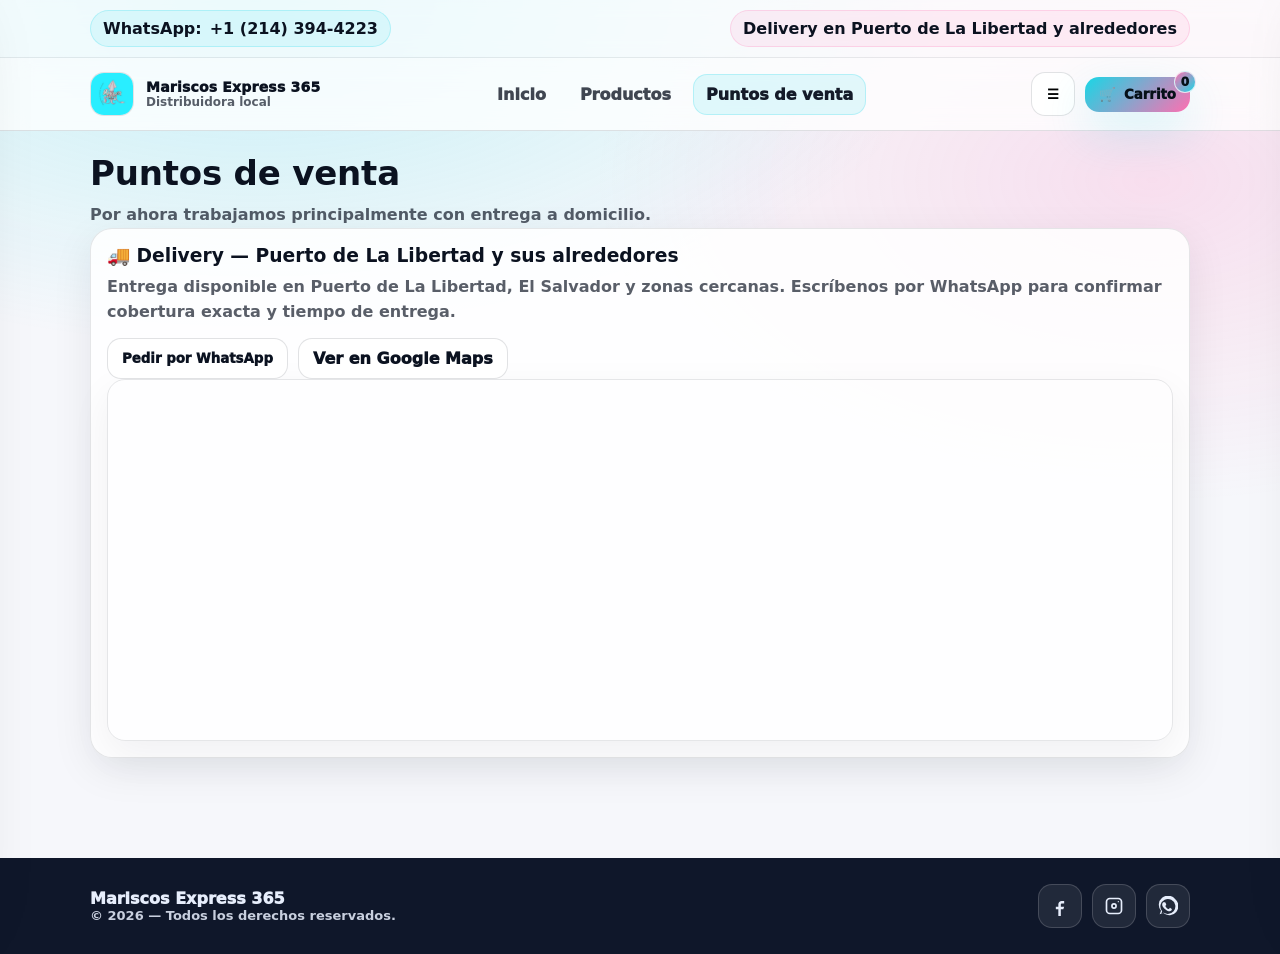
<file: locations.html>
<!doctype html>
<html lang="es">
<head>
  <meta charset="utf-8" />
  <meta name="viewport" content="width=device-width,initial-scale=1" />
  <title>Mariscos Express 365 | Puntos de venta</title>
  <link rel="stylesheet" href="assets/styles.css">
</head>
<body>

  <div id="shell"></div>

  <main class="page">
    <div class="container">
      <h1>Puntos de venta</h1>
      <p class="sub">Por ahora trabajamos principalmente con entrega a domicilio.</p>

      <div class="info">
        <h3>🚚 Delivery — Puerto de La Libertad y sus alrededores</h3>
        <p>
          Entrega disponible en Puerto de La Libertad, El Salvador y zonas cercanas.
          Escríbenos por WhatsApp para confirmar cobertura exacta y tiempo de entrega.
        </p>

        <div class="ctaRow ctaRow--mb">
          <button class="btn primary" id="orderNowBtn" type="button">Pedir por WhatsApp</button>
          <a class="btn soft" target="_blank" rel="noopener"
             href="https://www.google.com/maps?q=Puerto+de+La+Libertad,+El+Salvador">
             Ver en Google Maps
          </a>
        </div>

        <div class="mapWrap">
          <iframe
            title="Puerto de La Libertad"
            loading="lazy"
            referrerpolicy="no-referrer-when-downgrade"
            src="https://www.google.com/maps?output=embed&q=Puerto%20de%20La%20Libertad,%20El%20Salvador&z=13">
          </iframe>
        </div>
      </div>

    </div>
  </main>

  <footer class="simpleFooter">
    <div class="container">
      <div class="footerContent">
        <div class="footerLeft">
          <div class="footerBrand">Mariscos Express 365</div>
          <div class="footerCopy">© 2026 — Todos los derechos reservados.</div>
        </div>

        <div class="footerRight" aria-label="Redes sociales">
          <a class="socialIcon" id="fbCircle" href="#" target="_blank" rel="noopener" aria-label="Facebook">
            <svg viewBox="0 0 24 24" aria-hidden="true">
              <path d="M14 9h3V6h-3c-2.2 0-4 1.8-4 4v3H7v3h3v8h3v-8h3l1-3h-4v-3c0-.6.4-1 1-1z"/>
            </svg>
          </a>

          <a class="socialIcon" id="igCircle" href="#" target="_blank" rel="noopener" aria-label="Instagram">
            <svg viewBox="0 0 24 24" aria-hidden="true">
              <path d="M7 2h10a5 5 0 0 1 5 5v10a5 5 0 0 1-5 5H7a5 5 0 0 1-5-5V7a5 5 0 0 1 5-5zm10 2H7a3 3 0 0 0-3 3v10a3 3 0 0 0 3 3h10a3 3 0 0 0 3-3V7a3 3 0 0 0-3-3zm-5 4.5A3.5 3.5 0 1 1 8.5 12 3.5 3.5 0 0 1 12 8.5zm0 2A1.5 1.5 0 1 0 13.5 12 1.5 1.5 0 0 0 12 10.5zM18 6.8a.8.8 0 1 1-.8-.8.8.8 0 0 1 .8.8z"/>
            </svg>
          </a>

          <a class="socialIcon" id="waCircle" href="#" target="_blank" rel="noopener" aria-label="WhatsApp">
            <svg viewBox="0 0 24 24" aria-hidden="true">
              <path d="M20.5 3.5A11 11 0 0 0 3.6 17.8L2 22l4.4-1.5A11 11 0 0 0 20.5 3.5zm-8.9 18a9 9 0 0 1-4.6-1.3l-.3-.2-2.6.9.9-2.5-.2-.3A9 9 0 1 1 11.6 21.5zm5.2-6.2c-.3-.1-1.7-.8-2-1s-.5-.1-.7.1-.8 1-.9 1.2-.3.2-.6.1a7.4 7.4 0 0 1-2.2-1.4 8.3 8.3 0 0 1-1.5-1.9c-.2-.3 0-.5.1-.6l.5-.6c.1-.2.2-.3.3-.5.1-.2 0-.3 0-.5s-.7-1.7-1-2.3c-.3-.6-.6-.5-.7-.5H6.7c-.2 0-.5.1-.7.3s-1 1-1 2.5 1 2.9 1.1 3.1c.1.2 2 3.1 4.9 4.3.7.3 1.2.5 1.6.6.7.2 1.3.2 1.8.1.6-.1 1.7-.7 2-1.4.2-.7.2-1.3.1-1.4-.1-.1-.3-.2-.6-.3z"/>
            </svg>
          </a>
        </div>
      </div>
    </div>
  </footer>

  <script src="assets/app.js"></script>
</body>
</html>
</file>
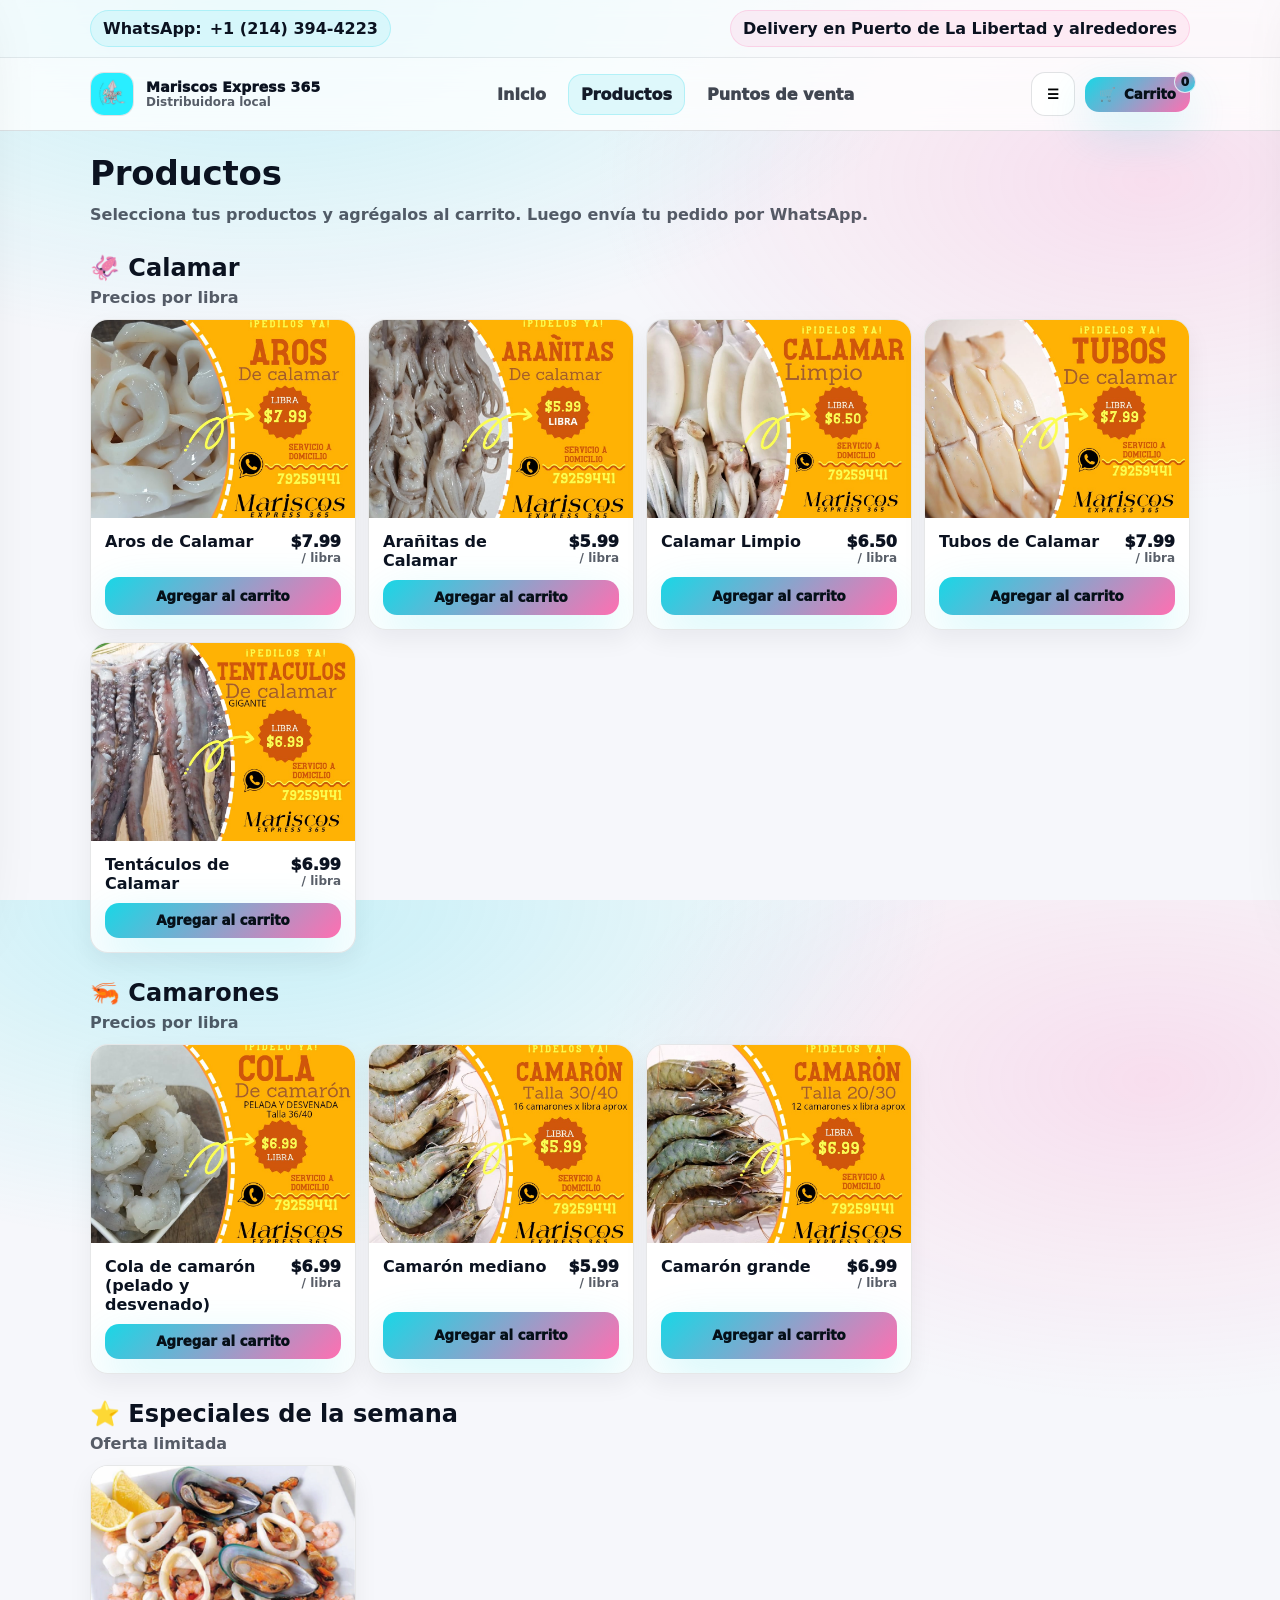
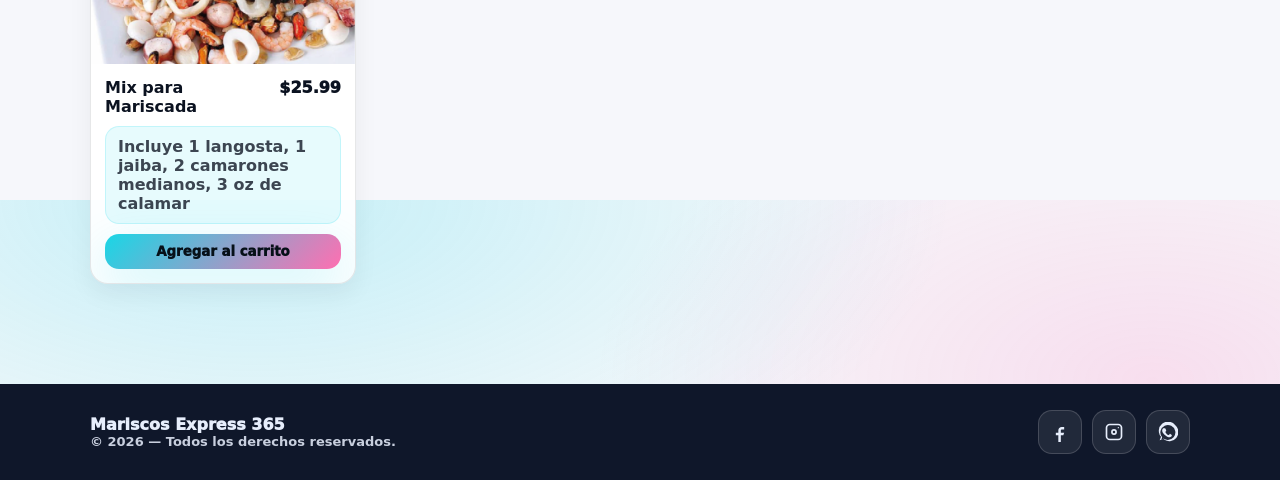
<file: products.html>
<!doctype html>
<html lang="es">
<head>
  <meta charset="utf-8" />
  <meta name="viewport" content="width=device-width,initial-scale=1" />
  <title>Mariscos Express 365 | Productos</title>
  <link rel="stylesheet" href="assets/styles.css">
</head>
<body>

  <div id="shell"></div>

  <main class="page">
    <div class="container">
      <h1>Productos</h1>
      <p class="sub">Selecciona tus productos y agrégalos al carrito. Luego envía tu pedido por WhatsApp.</p>

      <section class="section" id="secCalamar">
        <div class="sectionTitle">
          <div><h2>🦑 Calamar</h2><p>Precios por libra</p></div>
        </div>
        <div class="grid" id="gridCalamar"></div>
      </section>

      <section class="section" id="secCamarones">
        <div class="sectionTitle">
          <div><h2>🦐 Camarones</h2><p>Precios por libra</p></div>
        </div>
        <div class="grid" id="gridCamarones"></div>
      </section>

      <section class="section" id="secEspeciales">
        <div class="sectionTitle">
          <div><h2>⭐️ Especiales de la semana</h2><p>Oferta limitada</p></div>
        </div>
        <div class="grid" id="gridEspeciales"></div>
      </section>
    </div>
  </main>

  <footer class="simpleFooter">
    <div class="container">
      <div class="footerContent">
        <div class="footerLeft">
          <div class="footerBrand">Mariscos Express 365</div>
          <div class="footerCopy">© 2026 — Todos los derechos reservados.</div>
        </div>

        <div class="footerRight" aria-label="Redes sociales">
          <a class="socialIcon" id="fbCircle" href="#" target="_blank" rel="noopener" aria-label="Facebook">
            <svg viewBox="0 0 24 24" aria-hidden="true">
              <path d="M14 9h3V6h-3c-2.2 0-4 1.8-4 4v3H7v3h3v8h3v-8h3l1-3h-4v-3c0-.6.4-1 1-1z"/>
            </svg>
          </a>

          <a class="socialIcon" id="igCircle" href="#" target="_blank" rel="noopener" aria-label="Instagram">
            <svg viewBox="0 0 24 24" aria-hidden="true">
              <path d="M7 2h10a5 5 0 0 1 5 5v10a5 5 0 0 1-5 5H7a5 5 0 0 1-5-5V7a5 5 0 0 1 5-5zm10 2H7a3 3 0 0 0-3 3v10a3 3 0 0 0 3 3h10a3 3 0 0 0 3-3V7a3 3 0 0 0-3-3zm-5 4.5A3.5 3.5 0 1 1 8.5 12 3.5 3.5 0 0 1 12 8.5zm0 2A1.5 1.5 0 1 0 13.5 12 1.5 1.5 0 0 0 12 10.5zM18 6.8a.8.8 0 1 1-.8-.8.8.8 0 0 1 .8.8z"/>
            </svg>
          </a>

          <a class="socialIcon" id="waCircle" href="#" target="_blank" rel="noopener" aria-label="WhatsApp">
            <svg viewBox="0 0 24 24" aria-hidden="true">
              <path d="M20.5 3.5A11 11 0 0 0 3.6 17.8L2 22l4.4-1.5A11 11 0 0 0 20.5 3.5zm-8.9 18a9 9 0 0 1-4.6-1.3l-.3-.2-2.6.9.9-2.5-.2-.3A9 9 0 1 1 11.6 21.5zm5.2-6.2c-.3-.1-1.7-.8-2-1s-.5-.1-.7.1-.8 1-.9 1.2-.3.2-.6.1a7.4 7.4 0 0 1-2.2-1.4 8.3 8.3 0 0 1-1.5-1.9c-.2-.3 0-.5.1-.6l.5-.6c.1-.2.2-.3.3-.5.1-.2 0-.3 0-.5s-.7-1.7-1-2.3c-.3-.6-.6-.5-.7-.5H6.7c-.2 0-.5.1-.7.3s-1 1-1 2.5 1 2.9 1.1 3.1c.1.2 2 3.1 4.9 4.3.7.3 1.2.5 1.6.6.7.2 1.3.2 1.8.1.6-.1 1.7-.7 2-1.4.2-.7.2-1.3.1-1.4-.1-.1-.3-.2-.6-.3z"/>
            </svg>
          </a>
        </div>
      </div>
    </div>
  </footer>

  <script src="assets/app.js"></script>
</body>
</html>
</file>
<file: assets/styles.css>
/* ==========================================
   Mariscos Express 365 — styles.css (v5)
   FULL REWRITE (desktop + phone)
   - Loader ALWAYS perfectly centered (flex)
   - Better mobile spacing + typography
   - Mobile nav drawer + cart drawer
   - Cleaner visual system (tokens)
========================================== */

/* ======================
   Design Tokens
====================== */
:root{
  --bg: #f6f7fb;
  --ink: #0b1220;
  --muted: rgba(11,18,32,.68);

  --card: rgba(255,255,255,.86);
  --line: rgba(10,20,35,.12);

  --aqua: #18d7e6;
  --pink: #ff6fb1;

  --r-lg: 22px;
  --r-md: 18px;
  --r-sm: 14px;

  --shadow: 0 18px 60px rgba(0,0,0,.10);
  --shadow-soft: 0 12px 40px rgba(10,20,35,.08);

  --t: 220ms;
  --t-fast: 140ms;

  --container: 1100px;
}

/* ======================
   Base / Reset
====================== */
*{ box-sizing:border-box; }
html,body{ height:100%; }
body{
  margin:0;
  font-family: ui-sans-serif, system-ui, -apple-system, Segoe UI, Roboto, Helvetica, Arial, "Apple Color Emoji","Segoe UI Emoji";
  color: var(--ink);
  background:
    radial-gradient(1200px 600px at 20% 0%, rgba(24,215,230,.22), transparent 58%),
    radial-gradient(900px 520px at 90% 20%, rgba(255,111,177,.18), transparent 62%),
    var(--bg);
}

img{ max-width:100%; display:block; }
a{ color:inherit; text-decoration:none; }
button{ font-family: inherit; }
.noScroll{ overflow:hidden; }

.container{
  width: min(var(--container), 92vw);
  margin: 0 auto;
}
.page{ padding: 22px 0 40px; }

/* ======================
   Loader (FIXED CENTER)
====================== */
.loader{
  position: fixed;
  top: 0; right: 0; bottom: 0; left: 0;

  /* Bulletproof centering */
  display: flex;
  align-items: center;
  justify-content: center;

  padding: 18px; /* prevents visual “hugging” left on small screens */
  background: rgba(246,247,251,.88);
  backdrop-filter: blur(12px);
  z-index: 9999;

  transition: opacity var(--t) ease, visibility var(--t) ease;
}
.loader.hide{
  opacity: 0;
  visibility: hidden;
}

.loaderCard{
  width: min(460px, 92vw);
  background: #fff;
  border: 1px solid var(--line);
  border-radius: var(--r-lg);
  padding: 18px;
  box-shadow: var(--shadow);

  /* ensure perfect visual centering */
  margin: 0 auto;
  text-align: center;
}

.loaderEmojis{
  display:flex;
  align-items:center;
  justify-content:center;
  gap: 14px;
  font-size: 30px;
  line-height: 1;
}
.loaderEmojis span{
  width: 38px;
  height: 38px;
  display:grid;
  place-items:center;
  animation: bob 1.05s ease-in-out infinite;
}
.loaderEmojis span:nth-child(2){ animation-delay: .12s; }
.loaderEmojis span:nth-child(3){ animation-delay: .24s; }

@keyframes bob{
  0%,100%{ transform: translateY(0); }
  50%{ transform: translateY(-7px); }
}

.loaderText{
  margin-top: 10px;
  font-weight: 950;
  letter-spacing: .2px;
}

/* ======================
   Topbar
====================== */
.topbar{
  border-bottom:1px solid rgba(10,20,35,.08);
  background: rgba(255,255,255,.66);
  backdrop-filter: blur(10px);
}
.toprow{
  display:flex;
  justify-content:space-between;
  align-items:center;
  gap:10px;
  padding:10px 0;
  flex-wrap:wrap;
}
.chip{
  display:inline-flex;
  align-items:center;
  gap:8px;
  padding: 8px 12px;
  border-radius: 999px;
  background: rgba(24,215,230,.10);
  border: 1px solid rgba(24,215,230,.22);
  font-weight: 900;
}
.chip--pink{
  background: rgba(255,111,177,.10);
  border: 1px solid rgba(255,111,177,.22);
}

/* ======================
   Header
====================== */
.siteHeader{
  position: sticky;
  top: 0;
  z-index: 50;
  background: rgba(255,255,255,.78);
  backdrop-filter: blur(14px);
  border-bottom: 1px solid var(--line);
}
.headerRow{
  display:flex;
  align-items:center;
  justify-content:space-between;
  gap: 12px;
  padding: 14px 0;
}

.brand{
  display:flex;
  align-items:center;
  gap: 12px;
  min-width: 220px;
}
.brandLogo{
  width: 44px;
  height: 44px;
  border-radius: var(--r-sm);
  border: 1px solid var(--line);
  object-fit: cover;
  background: #fff;
}
.brandText{ display:grid; }
.brandName{ font-weight: 1000; font-size: 14px; letter-spacing:.2px; }
.brandTag{ font-weight: 900; font-size: 12px; color: var(--muted); }

.navDesk{
  display:flex;
  align-items:center;
  gap: 10px;
}
.navDesk a{
  padding: 10px 12px;
  border-radius: var(--r-sm);
  font-weight: 950;
  color: rgba(11,18,32,.78);
  transition: background var(--t-fast) ease, transform var(--t-fast) ease, border var(--t-fast) ease;
}
.navDesk a:hover{
  background: rgba(10,20,35,.06);
  transform: translateY(-1px);
}
.navDesk a.active{
  background: rgba(24,215,230,.12);
  border: 1px solid rgba(24,215,230,.22);
  color: rgba(11,18,32,.96);
}

.headerActions{
  display:flex;
  align-items:center;
  gap: 10px;
}

/* ======================
   Buttons
====================== */
.btn{
  display:inline-flex;
  align-items:center;
  justify-content:center;
  gap: 8px;
  padding: 10px 14px;
  border-radius: var(--r-sm);
  border: 1px solid var(--line);
  background: rgba(255,255,255,.92);
  color: var(--ink);
  font-weight: 1000;
  cursor:pointer;
  transition: transform var(--t-fast) ease, background var(--t-fast) ease, border var(--t-fast) ease;
  white-space: nowrap;
}
.btn:hover{
  transform: translateY(-1px);
  background: #fff;
  border-color: rgba(10,20,35,.18);
}
.btn:active{ transform: translateY(0); }

.btn--primary{
  border: 0;
  background: linear-gradient(135deg, var(--aqua), var(--pink));
  color: #061018;
  box-shadow: 0 18px 50px rgba(24,215,230,.20);
}
.btn--ghost{
  background: rgba(10,20,35,.04);
}
.btn--full{ width:100%; }

.iconBtn{
  width: 44px;
  height: 44px;
  border-radius: var(--r-sm);
  border: 1px solid var(--line);
  background: #fff;
  cursor:pointer;
  font-weight: 1000;
  display:grid;
  place-items:center;
  transition: transform var(--t-fast) ease, border var(--t-fast) ease, background var(--t-fast) ease;
}
.iconBtn:hover{
  transform: translateY(-1px);
  border-color: rgba(10,20,35,.18);
}
.iconBtn:active{ transform: translateY(0); }

.cartBtn{ position: relative; }
.badge{
  position:absolute;
  top: -6px;
  right: -6px;
  width: 22px;
  height: 22px;
  border-radius: 999px;
  display:grid;
  place-items:center;
  font-size: 12px;
  font-weight: 1000;
  border: 1px solid rgba(255,255,255,.75);
  background: linear-gradient(135deg, var(--pink), var(--aqua));
  color: #061018;
}

/* helper */
.hideSm{ display:inline; }

/* ======================
   Card + Typography
====================== */
.card{
  border: 1px solid rgba(10,20,35,.10);
  background: var(--card);
  backdrop-filter: blur(14px);
  border-radius: var(--r-lg);
  box-shadow: var(--shadow-soft);
}

h1{
  margin: 0 0 10px;
  font-size: 34px;
  letter-spacing: -.2px;
}
.sub{
  margin: 0;
  color: var(--muted);
  font-weight: 850;
  line-height: 1.55;
}

.section{ margin-top: 26px; }
.sectionTitle{
  display:flex;
  justify-content:space-between;
  align-items:flex-end;
  gap: 10px;
  margin-bottom: 12px;
}
.sectionTitle h2{ margin:0; }
.sectionTitle p{
  margin: 6px 0 0;
  color: var(--muted);
  font-weight: 850;
}

/* ======================
   Hero + CTA
====================== */
.heroCard{ padding: 18px; }
.heroInner{
  display:grid;
  grid-template-columns: 1.1fr .9fr;
  gap: 16px;
  align-items:center;
}
.ctaRow{
  display:flex;
  gap: 10px;
  flex-wrap: wrap;
  margin-top: 14px;
}

/* ======================
   Slider
====================== */
.slider{
  position: relative;
  border-radius: var(--r-md);
  overflow:hidden;
  border: 1px solid rgba(10,20,35,.10);
  background:#fff;
  min-height: 320px;
}
.slide{
  position:absolute;
  inset:0;
  opacity:0;
  transition: opacity var(--t) ease;
}
.slide.active{ opacity:1; }
.slide img{
  width:100%;
  height:100%;
  object-fit: cover;
}
.sliderBtns{
  position:absolute;
  left:10px;
  right:10px;
  top:50%;
  transform: translateY(-50%);
  display:flex;
  justify-content:space-between;
  pointer-events:none;
}
.sbtn{
  pointer-events:auto;
  width: 44px;
  height: 44px;
  border-radius: var(--r-sm);
  border: 1px solid rgba(255,255,255,.55);
  background: rgba(0,0,0,.28);
  color: #fff;
  cursor:pointer;
  font-size: 22px;
  display:grid;
  place-items:center;
}
.sliderOverlay{
  position:absolute;
  left:10px;
  right:10px;
  bottom:10px;
  display:flex;
  justify-content:center;
}
.dots{ display:flex; gap: 8px; }
.dot{
  width: 10px;
  height: 10px;
  border-radius: 999px;
  border: 1px solid rgba(255,255,255,.70);
  background: rgba(0,0,0,.25);
  cursor:pointer;
}
.dot.active{ background: rgba(255,255,255,.92); }

/* ======================
   Categories
====================== */
.cats{
  display:grid;
  grid-template-columns: repeat(3, 1fr);
  gap: 12px;
}
.cat{
  border:1px solid rgba(10,20,35,.10);
  border-radius: var(--r-md);
  background: rgba(255,255,255,.90);
  overflow:hidden;
  transition: transform var(--t-fast) ease, border var(--t-fast) ease;
}
.cat:hover{ transform: translateY(-2px); border-color: rgba(10,20,35,.18); }
.cat .img{
  padding: 16px;
  font-weight: 1000;
  background:
    radial-gradient(700px 250px at 15% 0%, rgba(24,215,230,.22), transparent 55%),
    radial-gradient(700px 250px at 80% 0%, rgba(255,111,177,.18), transparent 55%);
}
.cat .body{ padding: 14px; }
.cat h3{ margin: 0 0 6px; }
.cat p{ margin:0; color: var(--muted); font-weight: 850; }

/* ======================
   Products Grid
====================== */
.grid{
  display:grid;
  grid-template-columns: repeat(4, 1fr);
  gap: 12px;
}
.pCard{
  border: 1px solid rgba(10,20,35,.10);
  border-radius: var(--r-md);
  background: rgba(255,255,255,.92);
  overflow:hidden;
  display:grid;
  grid-template-rows: auto 1fr;
  box-shadow: 0 10px 24px rgba(10,20,35,.06);
}
.pImg{
  aspect-ratio: 4 / 3;
  background:#fff;
}
.pImg img{
  width:100%;
  height:100%;
  object-fit: cover;
}
.pBody{
  padding: 14px;
  display:grid;
  gap: 10px;
}
.pRow{
  display:flex;
  justify-content:space-between;
  align-items:flex-start;
  gap: 10px;
}
.pName{
  margin:0;
  font-size: 16px;
}
.pPrice{
  text-align:right;
  font-weight: 1000;
}
.pPrice span{
  display:block;
  font-weight: 900;
  color: var(--muted);
  font-size: 12px;
}
.pNote{
  padding: 10px 12px;
  border-radius: var(--r-sm);
  background: rgba(24,215,230,.10);
  border: 1px solid rgba(24,215,230,.18);
  font-weight: 900;
  color: rgba(11,18,32,.78);
}
.pulse{ animation: pulse 900ms ease; }
@keyframes pulse{
  0%{ transform: translateY(0); }
  40%{ transform: translateY(-1px); }
  100%{ transform: translateY(0); }
}

/* ======================
   Info + Map (locations)
====================== */
.info{
  border: 1px solid rgba(10,20,35,.10);
  background: var(--card);
  border-radius: var(--r-lg);
  padding: 16px;
  box-shadow: var(--shadow-soft);
}
.info h3{ margin: 0 0 8px; }
.info p{
  margin: 0 0 12px;
  color: var(--muted);
  font-weight: 850;
  line-height: 1.55;
}
.mapWrap{
  border-radius: var(--r-md);
  overflow:hidden;
  border:1px solid rgba(10,20,35,.10);
  box-shadow: 0 14px 40px rgba(10,20,35,.06);
}
.mapWrap iframe{
  width:100%;
  height: 360px;
  border:0;
  display:block;
}

/* ======================
   Overlays + Drawers
====================== */
.overlay{
  position: fixed;
  inset: 0;
  background: rgba(0,0,0,.38);
  opacity: 0;
  transition: opacity var(--t) ease;
  z-index: 70;
}
.overlay.show{ opacity: 1; }

.drawer{
  position: fixed;
  top: 0;
  height: 100%;
  width: min(420px, 92vw);
  background: #fff;
  box-shadow: 0 18px 70px rgba(0,0,0,.18);
  z-index: 80;
  display:grid;
  grid-template-rows: auto 1fr auto;

  transform: translateX(110%);
  transition: transform var(--t) ease;
}
.drawer.open{ transform: translateX(0); }

.drawer--right{ right: 0; }
.drawer--left{
  left: 0;
  transform: translateX(-110%);
}
.drawer--left.open{ transform: translateX(0); }

.drawerHead{
  padding: 16px;
  border-bottom: 1px solid rgba(10,20,35,.10);
  display:flex;
  justify-content:space-between;
  align-items:center;
  gap: 10px;
}
.drawerBody{
  padding: 14px 16px;
  overflow:auto;
  display:grid;
  gap: 10px;
}
.drawerFoot{
  padding: 16px;
  border-top: 1px solid rgba(10,20,35,.10);
  display:grid;
  gap: 10px;
}
.drawerDivider{
  height:1px;
  background: rgba(10,20,35,.10);
  margin: 6px 0;
}

/* Mobile nav links */
.mLink{
  padding: 12px 12px;
  border-radius: var(--r-sm);
  font-weight: 950;
  border: 1px solid rgba(10,20,35,.10);
  background: rgba(10,20,35,.02);
}
.mLink.active{
  background: rgba(24,215,230,.12);
  border-color: rgba(24,215,230,.22);
}
.mLink--soft{
  border: 0;
  background: linear-gradient(135deg, rgba(24,215,230,.18), rgba(255,111,177,.14));
}

/* Cart items */
.cartItem{
  border: 1px solid rgba(10,20,35,.10);
  background: rgba(10,20,35,.02);
  border-radius: var(--r-sm);
  padding: 12px;
  display:grid;
  gap: 10px;
}
.cartTop{
  display:flex;
  justify-content:space-between;
  gap: 10px;
  align-items:flex-start;
}
.cartMeta{ display:grid; gap: 4px; }
.cartName{ font-weight: 1000; }
.cartSub{ color: var(--muted); font-weight: 900; font-size: 13px; }

.cartBottom{
  display:flex;
  justify-content:space-between;
  align-items:center;
  gap: 10px;
}
.cartPrice{ font-weight: 1000; }

.qty{
  display:flex;
  align-items:center;
  gap: 10px;
}
.qtyBtn{
  width: 44px;
  height: 44px;
  border-radius: var(--r-sm);
  border: 1px solid rgba(10,20,35,.12);
  background:#fff;
  cursor:pointer;
  font-weight: 1000;
  transition: transform var(--t-fast) ease, border var(--t-fast) ease;
}
.qtyBtn:hover{
  transform: translateY(-1px);
  border-color: rgba(10,20,35,.22);
}
.qtyNum{
  min-width: 22px;
  text-align:center;
  font-weight: 1000;
}

.totalsRow{
  display:flex;
  justify-content:space-between;
  align-items:center;
  font-weight: 1000;
}

/* Empty cart */
.empty{
  border: 1px dashed rgba(10,20,35,.18);
  border-radius: var(--r-md);
  padding: 18px;
  text-align:center;
  display:grid;
  gap: 6px;
}
.emptyEmoji{ font-size: 28px; }
.emptyTitle{ font-weight: 1000; }
.emptyText{ color: var(--muted); font-weight: 900; }

/* ======================
   Footer
====================== */
.simpleFooter{
  margin-top: 60px;
  padding: 26px 0;
  background:#0f172a;
  color:#e7eefc;
}
.footerContent{
  display:flex;
  justify-content:space-between;
  align-items:center;
  gap: 14px;
  flex-wrap: wrap;
}
.footerBrand{ font-weight: 1000; }
.footerCopy{ opacity:.86; font-weight: 900; font-size: 13px; }
.footerRight{ display:flex; gap: 10px; }
.socialIcon{
  width: 44px;
  height: 44px;
  border-radius: var(--r-sm);
  display:grid;
  place-items:center;
  border: 1px solid rgba(255,255,255,.16);
  background: rgba(255,255,255,.08);
}
.socialIcon svg{
  width: 20px;
  height: 20px;
  fill: #e7eefc;
}

/* ======================
   Responsive (Mobile-first refinements)
====================== */
@media (max-width: 980px){
  .heroInner{ grid-template-columns: 1fr; }
  .grid{ grid-template-columns: repeat(2, 1fr); }
  .cats{ grid-template-columns: 1fr; }
  .slider{ min-height: 260px; }

  /* hide desktop nav; mobile uses drawer */
  .navDesk{ display:none; }
  .hideSm{ display:none; }

  /* slightly tighter header on mobile */
  .headerRow{ padding: 12px 0; }
}

@media (max-width: 560px){
  h1{ font-size: 28px; }
  .page{ padding: 18px 0 34px; }
  .grid{ grid-template-columns: 1fr; }
  .mapWrap iframe{ height: 240px; }

  /* allow brand to shrink */
  .brand{ min-width: 0; }
  .brandName{ font-size: 13px; }
  .brandTag{ font-size: 11px; }
}

/* Accessibility */
@media (prefers-reduced-motion: reduce){
  *{ transition:none !important; animation:none !important; }
}
</file>
